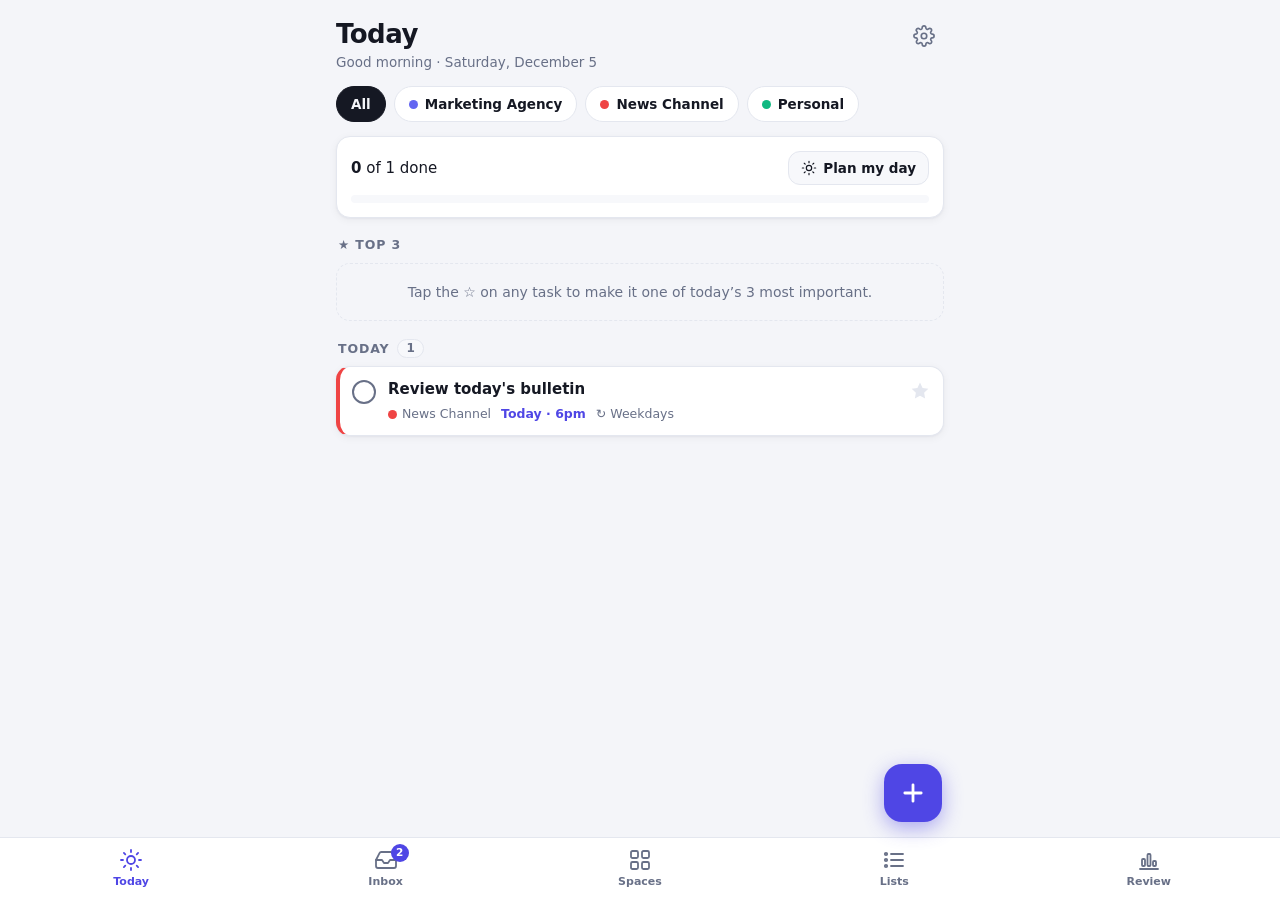
<file: daybook/index.html>
<!doctype html>
<html lang="en">
<head>
  <meta charset="utf-8">
  <meta name="viewport" content="width=device-width, initial-scale=1, viewport-fit=cover">
  <meta name="theme-color" content="#4f46e5">
  <meta name="description" content="Daybook: one planner for all your businesses.">
  <title>Daybook</title>
  <link rel="manifest" href="manifest.webmanifest">
  <link rel="icon" href="icons/icon.svg" type="image/svg+xml">
  <link rel="apple-touch-icon" href="icons/icon-192.png">
  <link rel="stylesheet" href="styles.css">
</head>
<body>
  <main id="view" aria-live="polite"></main>

  <button class="fab" data-action="quick-add" aria-label="Add task">
    <svg viewBox="0 0 24 24" aria-hidden="true"><path d="M12 5v14M5 12h14"/></svg>
  </button>

  <nav class="tabbar" aria-label="Main">
    <button data-action="tab" data-v="today">
      <svg viewBox="0 0 24 24" aria-hidden="true"><circle cx="12" cy="12" r="4"/><path d="M12 2v2M12 20v2M4.9 4.9l1.4 1.4M17.7 17.7l1.4 1.4M2 12h2M20 12h2M4.9 19.1l1.4-1.4M17.7 6.3l1.4-1.4"/></svg>
      <span>Today</span><i class="badge" data-badge="today" hidden></i>
    </button>
    <button data-action="tab" data-v="inbox">
      <svg viewBox="0 0 24 24" aria-hidden="true"><path d="M22 12h-6l-2 3h-4l-2-3H2"/><path d="M5.5 5.1 2 12v6a2 2 0 0 0 2 2h16a2 2 0 0 0 2-2v-6l-3.5-6.9A2 2 0 0 0 16.8 4H7.2a2 2 0 0 0-1.7 1.1z"/></svg>
      <span>Inbox</span><i class="badge" data-badge="inbox" hidden></i>
    </button>
    <button data-action="tab" data-v="spaces">
      <svg viewBox="0 0 24 24" aria-hidden="true"><rect x="3" y="3" width="7" height="7" rx="1.5"/><rect x="14" y="3" width="7" height="7" rx="1.5"/><rect x="3" y="14" width="7" height="7" rx="1.5"/><rect x="14" y="14" width="7" height="7" rx="1.5"/></svg>
      <span>Spaces</span>
    </button>
    <button data-action="tab" data-v="lists">
      <svg viewBox="0 0 24 24" aria-hidden="true"><path d="M9 6h12M9 12h12M9 18h12"/><circle cx="4" cy="6" r="1.2"/><circle cx="4" cy="12" r="1.2"/><circle cx="4" cy="18" r="1.2"/></svg>
      <span>Lists</span>
    </button>
    <button data-action="tab" data-v="review">
      <svg viewBox="0 0 24 24" aria-hidden="true"><path d="M3 21h18"/><rect x="5" y="11" width="3" height="7" rx="1"/><rect x="10.5" y="6" width="3" height="12" rx="1"/><rect x="16" y="13" width="3" height="5" rx="1"/></svg>
      <span>Review</span>
    </button>
  </nav>

  <div id="sheet-root"></div>
  <div id="toast" role="status"></div>

  <script src="app.js"></script>
</body>
</html>
</file>
<file: daybook/styles.css>
/* Daybook: phone-first styles */
:root {
  --bg: #f4f5f9; --card: #ffffff; --card2: #f7f8fb; --text: #151823; --muted: #687087; --line: #e4e7ef;
  --accent: #4f46e5; --accent-2: #818cf8; --accent-soft: #eceefe; --on-accent: #ffffff;
  --danger: #dc2626; --danger-soft: #fdecec; --warn: #a15c07; --warn-soft: #fff4e0; --ok: #059669;
  --p3: #dc2626; --p2: #d97706; --p1: #2563eb;
  --shadow: 0 1px 2px rgba(15, 23, 42, .04), 0 2px 8px rgba(15, 23, 42, .05);
  --radius: 14px;
  color-scheme: light;
}
@media (prefers-color-scheme: dark) {
  :root:not([data-theme="light"]) {
    --bg: #0d0f15; --card: #161922; --card2: #1d212d; --text: #e9ebf3; --muted: #9198ad; --line: #2a2f3e;
    --accent: #8b93ff; --accent-2: #8b93ff; --accent-soft: #23284a; --on-accent: #0d0f1f;
    --danger: #f87171; --danger-soft: #3a1d22; --warn: #fbbf24; --warn-soft: #33290f; --ok: #34d399;
    --p3: #f87171; --p2: #fbbf24; --p1: #60a5fa;
    --shadow: none;
    color-scheme: dark;
  }
}
:root[data-theme="dark"] {
  --bg: #0d0f15; --card: #161922; --card2: #1d212d; --text: #e9ebf3; --muted: #9198ad; --line: #2a2f3e;
  --accent: #8b93ff; --accent-2: #8b93ff; --accent-soft: #23284a; --on-accent: #0d0f1f;
  --danger: #f87171; --danger-soft: #3a1d22; --warn: #fbbf24; --warn-soft: #33290f; --ok: #34d399;
  --p3: #f87171; --p2: #fbbf24; --p1: #60a5fa;
  --shadow: none;
  color-scheme: dark;
}

* { box-sizing: border-box; -webkit-tap-highlight-color: transparent; }
html, body { margin: 0; }
body {
  background: var(--bg); color: var(--text);
  font: 15px/1.45 system-ui, -apple-system, "Segoe UI", Roboto, sans-serif;
  -webkit-font-smoothing: antialiased; overscroll-behavior-y: contain;
}
button { font: inherit; color: inherit; background: none; border: 0; cursor: pointer; padding: 0; }
input, select, textarea { font: inherit; color: var(--text); }
svg { fill: none; stroke: currentColor; stroke-width: 1.8; stroke-linecap: round; stroke-linejoin: round; }

#view {
  max-width: 640px; margin: 0 auto;
  padding: calc(env(safe-area-inset-top) + 14px) 16px calc(160px + env(safe-area-inset-bottom));
}

/* headers */
.vhead { display: flex; align-items: flex-start; justify-content: space-between; gap: 12px; margin: 2px 0 14px; }
.vhead-l { display: flex; align-items: flex-start; gap: 4px; min-width: 0; }
.vhead h1 { font-size: 26px; line-height: 1.15; margin: 4px 0 0; letter-spacing: -.02em; overflow-wrap: anywhere; }
.sub { margin: 3px 0 0; color: var(--muted); font-size: 13.5px; }
.vhead-r { display: flex; gap: 2px; align-items: center; flex: none; }
.icon-btn { width: 40px; height: 40px; border-radius: 12px; display: grid; place-items: center; color: var(--muted); flex: none; }
.icon-btn:active { background: var(--card2); }
.icon-btn svg { width: 22px; height: 22px; }
.back { margin-left: -10px; }

/* chips */
.chips { display: flex; gap: 8px; flex-wrap: wrap; }
.chips.scroll { flex-wrap: nowrap; overflow-x: auto; scrollbar-width: none; margin: 0 -16px 14px; padding: 0 16px; }
.chips.scroll::-webkit-scrollbar { display: none; }
.chip {
  flex: none; display: inline-flex; align-items: center; gap: 7px; height: 36px; padding: 0 14px;
  border-radius: 999px; background: var(--card); border: 1px solid var(--line); font-size: 13.5px; font-weight: 550; white-space: nowrap;
}
.chip.on { background: var(--text); color: var(--bg); border-color: var(--text); }
.dot { width: 9px; height: 9px; border-radius: 50%; display: inline-block; flex: none; }

/* cards & buttons */
.card { background: var(--card); border: 1px solid var(--line); border-radius: var(--radius); padding: 14px; box-shadow: var(--shadow); margin-bottom: 14px; }
.progress .pg-top { display: flex; justify-content: space-between; align-items: center; gap: 10px; margin-bottom: 10px; }
.bar { height: 8px; border-radius: 99px; background: var(--card2); overflow: hidden; }
.bar span { display: block; height: 100%; background: var(--ok); border-radius: 99px; transition: width .3s; }
.btn {
  display: inline-flex; align-items: center; justify-content: center; gap: 6px; min-height: 44px; padding: 0 16px;
  border-radius: 12px; background: var(--card2); border: 1px solid var(--line); font-weight: 600; text-align: center;
}
.btn.small { min-height: 34px; padding: 0 12px; font-size: 13.5px; }
.btn svg { width: 16px; height: 16px; }
.btn.primary { background: var(--accent); color: var(--on-accent); border-color: transparent; }
.btn.danger { color: var(--danger); }
.btn.block { width: 100%; }
.btn.grow { flex: 1; }
.btn.dashed { border-style: dashed; background: transparent; margin-top: 2px; }
.link { color: var(--accent); font-size: 13.5px; font-weight: 600; padding: 4px 0; }
.nudge { display: block; width: 100%; text-align: left; font-weight: 600; background: var(--accent-soft); border-color: transparent; color: var(--accent); }

/* sections & tasks */
.sec { margin: 18px 0; }
.sec-h { display: flex; align-items: center; gap: 8px; margin: 0 2px 8px; width: 100%; text-align: left; }
.sec-h h2 { font-size: 12.5px; text-transform: uppercase; letter-spacing: .07em; color: var(--muted); margin: 0; font-weight: 700; }
.sec-h .link { margin-left: auto; }
.sec.danger .sec-h h2 { color: var(--danger); }
.count { font-size: 12px; color: var(--muted); background: var(--card2); border: 1px solid var(--line); border-radius: 99px; padding: 0 8px; font-weight: 600; }
.list { display: flex; flex-direction: column; gap: 8px; }

.task {
  display: flex; align-items: flex-start; gap: 12px; background: var(--card); border: 1px solid var(--line);
  border-left: 4px solid var(--sc, var(--line)); border-radius: var(--radius); padding: 12px; box-shadow: var(--shadow);
}
.check { flex: none; width: 24px; height: 24px; border-radius: 50%; border: 2px solid var(--muted); margin-top: 1px; position: relative; }
.task.p3 .check { border-color: var(--p3); background: color-mix(in srgb, var(--p3) 12%, transparent); }
.task.p2 .check { border-color: var(--p2); background: color-mix(in srgb, var(--p2) 12%, transparent); }
.task.p1 .check { border-color: var(--p1); }
.task.done .check { background: var(--ok); border-color: var(--ok); }
.task.done .check::after, .check:active::after {
  content: ""; position: absolute; left: 6.5px; top: 2.5px; width: 6px; height: 11px;
  border: solid #fff; border-width: 0 2.5px 2.5px 0; transform: rotate(45deg);
}
.check:active { background: var(--ok); border-color: var(--ok); }
.task.done .title { text-decoration: line-through; color: var(--muted); }
.body { flex: 1; min-width: 0; text-align: left; cursor: pointer; }
.title { font-weight: 560; overflow-wrap: anywhere; }
.meta { display: flex; flex-wrap: wrap; gap: 3px 10px; margin-top: 4px; font-size: 12.5px; color: var(--muted); align-items: center; }
.meta .od { color: var(--danger); font-weight: 650; }
.meta .td { color: var(--accent); font-weight: 600; }
.chip-space { display: inline-flex; align-items: center; gap: 5px; }
.tag { background: var(--card2); border: 1px solid var(--line); border-radius: 6px; padding: 0 6px; }
.tag.doing { background: var(--accent-soft); color: var(--accent); border-color: transparent; }
.star { flex: none; width: 34px; height: 34px; margin: -5px -6px -5px 0; display: grid; place-items: center; color: var(--line); }
.star svg { width: 22px; height: 22px; fill: currentColor; stroke: none; }
.star.on { color: #f59e0b; }
.empty { color: var(--muted); font-size: 14px; padding: 18px 16px; text-align: center; border: 1.5px dashed var(--line); border-radius: var(--radius); }
.empty.small { padding: 10px; font-size: 13px; }
.assign { display: flex; flex-wrap: wrap; gap: 6px; margin-top: 9px; }
.mini {
  font-size: 12px; font-weight: 650; padding: 5px 10px; border-radius: 99px;
  border: 1px solid color-mix(in srgb, var(--c) 45%, var(--line)); color: var(--c);
  background: color-mix(in srgb, var(--c) 9%, transparent);
}
.moves { display: flex; flex-wrap: wrap; gap: 6px; margin-top: 9px; }
.moves button { font-size: 12.5px; font-weight: 600; padding: 6px 10px; border-radius: 8px; background: var(--card2); border: 1px solid var(--line); }

/* spaces */
.space-grid { display: grid; gap: 10px; margin-bottom: 12px; }
.space-card {
  display: block; width: 100%; text-align: left; background: var(--card); border: 1px solid var(--line); border-radius: 16px;
  padding: 14px; box-shadow: var(--shadow); border-top: 4px solid var(--c);
}
.sc-top { display: flex; align-items: center; gap: 10px; }
.sc-icon { width: 38px; height: 38px; border-radius: 11px; display: grid; place-items: center; background: var(--c); color: #fff; font-weight: 750; font-size: 14px; flex: none; }
.sc-name { font-weight: 650; font-size: 16px; flex: 1; min-width: 0; overflow-wrap: anywhere; }
.chev { color: var(--muted); font-size: 24px; line-height: 1; }
.sc-stats { display: flex; flex-wrap: wrap; gap: 4px 14px; margin-top: 10px; font-size: 13px; color: var(--muted); }
.sc-stats b { color: var(--text); }
.sc-stats .od, .sc-stats .od b { color: var(--danger); }
.sc-warn { margin-top: 8px; font-size: 12.5px; color: var(--warn); font-weight: 600; }
.sub-h { font-size: 12.5px; text-transform: uppercase; color: var(--muted); letter-spacing: .07em; margin: 24px 2px 6px; }
.arch { display: flex; align-items: center; gap: 10px; padding: 12px 4px; color: var(--muted); width: 100%; text-align: left; border-bottom: 1px solid var(--line); }

.seg { display: flex; background: var(--card2); border: 1px solid var(--line); border-radius: 12px; padding: 3px; gap: 3px; margin-bottom: 14px; overflow-x: auto; scrollbar-width: none; }
.seg::-webkit-scrollbar { display: none; }
.seg button { flex: 1 0 auto; min-height: 36px; padding: 0 10px; border-radius: 9px; font-size: 13.5px; font-weight: 600; color: var(--muted); white-space: nowrap; }
.seg button.on { background: var(--card); color: var(--text); box-shadow: 0 1px 3px rgba(0,0,0,.08); }
.seg.tight button { padding: 0 6px; font-size: 13px; }

.board { display: flex; gap: 10px; overflow-x: auto; margin: 0 -16px; padding: 0 16px 8px; scroll-snap-type: x mandatory; scrollbar-width: none; }
.board::-webkit-scrollbar { display: none; }
.col { flex: 0 0 86%; scroll-snap-align: start; background: var(--card2); border: 1px solid var(--line); border-radius: 16px; padding: 10px; display: flex; flex-direction: column; gap: 8px; align-self: flex-start; }
.col-h { font-weight: 700; font-size: 12.5px; text-transform: uppercase; letter-spacing: .06em; color: var(--muted); display: flex; gap: 8px; align-items: center; padding: 2px 4px; }

/* review */
.stack { display: flex; height: 14px; border-radius: 99px; overflow: hidden; background: var(--card2); margin: 12px 0 10px; gap: 2px; }
.stack span { display: block; height: 100%; }
.legend { display: flex; flex-wrap: wrap; gap: 6px 14px; font-size: 12.5px; color: var(--muted); }
.legend span { display: inline-flex; align-items: center; gap: 6px; }
.big-num { font-size: 40px; font-weight: 750; letter-spacing: -.03em; line-height: 1; }
.rv-h { display: flex; align-items: center; gap: 10px; font-weight: 650; }
.kpis { display: grid; grid-template-columns: repeat(4, 1fr); gap: 6px; margin-top: 12px; text-align: center; }
.kpi b { display: block; font-size: 20px; font-weight: 700; }
.kpi span { font-size: 11.5px; color: var(--muted); }
.kpi.bad b { color: var(--danger); }
.warn { margin-top: 10px; font-size: 13px; background: var(--warn-soft); color: var(--warn); padding: 8px 10px; border-radius: 10px; font-weight: 560; }
.steps { list-style: none; margin: 0; padding: 0; }
.steps li { display: flex; align-items: center; gap: 12px; padding: 10px 0; border-bottom: 1px solid var(--line); }
.steps li:last-child { border-bottom: 0; }
.steps .n { width: 26px; height: 26px; border-radius: 50%; background: var(--accent-soft); color: var(--accent); font-weight: 700; font-size: 13px; display: grid; place-items: center; flex: none; }
.steps .n.ok { background: var(--ok); color: #fff; }
.steps .s { flex: 1; }
.muted { color: var(--muted); }
.small { font-size: 13px; }

/* tab bar & fab */
.tabbar {
  position: fixed; left: 0; right: 0; bottom: 0; z-index: 20; display: flex; justify-content: space-around;
  background: color-mix(in srgb, var(--card) 94%, transparent); backdrop-filter: blur(14px); -webkit-backdrop-filter: blur(14px);
  border-top: 1px solid var(--line); padding: 6px 4px calc(6px + env(safe-area-inset-bottom));
}
.tabbar button { flex: 1; max-width: 120px; display: flex; flex-direction: column; align-items: center; gap: 2px; font-size: 11px; font-weight: 600; color: var(--muted); padding: 4px 0; position: relative; }
.tabbar svg { width: 24px; height: 24px; }
.tabbar button.active { color: var(--accent); }
.badge {
  position: absolute; top: 0; left: calc(50% + 5px); min-width: 18px; height: 18px; border-radius: 9px; background: var(--danger);
  color: #fff; font-size: 10.5px; font-style: normal; font-weight: 700; display: grid; place-items: center; padding: 0 5px;
}
.badge.soft { background: var(--accent); color: var(--on-accent); }
.badge[hidden] { display: none; }
.fab {
  position: fixed; right: max(18px, calc(50% - 302px)); bottom: calc(78px + env(safe-area-inset-bottom)); z-index: 21;
  width: 58px; height: 58px; border-radius: 18px; background: var(--accent); color: var(--on-accent); display: grid; place-items: center;
  box-shadow: 0 6px 20px color-mix(in srgb, var(--accent) 45%, transparent);
}
.fab svg { width: 28px; height: 28px; stroke-width: 2.4; }
.fab:active { transform: scale(.95); }

/* bottom sheet */
#sheet-root { position: fixed; inset: 0; z-index: 50; display: none; }
#sheet-root.open { display: block; }
.backdrop { position: absolute; inset: 0; background: rgba(8, 10, 18, .5); animation: fade .2s; }
.sheet {
  position: absolute; left: 0; right: 0; bottom: 0; max-width: 640px; margin: 0 auto; max-height: 92vh; max-height: 92dvh;
  display: flex; flex-direction: column; background: var(--card); border-radius: 20px 20px 0 0;
  animation: up .24s cubic-bezier(.2, .8, .2, 1); padding-bottom: env(safe-area-inset-bottom);
}
.sheet::before { content: ""; display: block; width: 40px; height: 4px; border-radius: 4px; background: var(--line); margin: 8px auto 0; }
.sheet-h { display: flex; align-items: center; justify-content: space-between; gap: 8px; padding: 6px 10px 4px 16px; }
.sheet-h h3 { margin: 0; font-size: 18px; }
.sheet-b { overflow-y: auto; padding: 6px 16px 16px; flex: 1; overscroll-behavior: contain; }
.sheet-f { padding: 12px 16px; border-top: 1px solid var(--line); display: flex; gap: 8px; }
.sheet-b h4 { margin: 18px 0 8px; font-size: 12px; text-transform: uppercase; letter-spacing: .07em; color: var(--muted); }
@keyframes up { from { transform: translateY(100%); } }
@keyframes fade { from { opacity: 0; } }

/* form fields */
.fld { display: flex; flex-direction: column; gap: 6px; margin-bottom: 14px; min-width: 0; }
.fld > span { font-size: 12.5px; font-weight: 600; color: var(--muted); }
.inp, .fld input, .fld select, .fld textarea {
  width: 100%; min-height: 46px; padding: 10px 12px; border-radius: 12px; border: 1px solid var(--line);
  background: var(--card2); outline: none; -webkit-appearance: none; appearance: none;
}
.fld select { background-image: linear-gradient(45deg, transparent 50%, var(--muted) 50%), linear-gradient(135deg, var(--muted) 50%, transparent 50%); background-position: calc(100% - 18px) 50%, calc(100% - 13px) 50%; background-size: 5px 5px; background-repeat: no-repeat; padding-right: 30px; }
.inp:focus, .fld input:focus, .fld select:focus, .fld textarea:focus { border-color: var(--accent); }
.grid2 { display: grid; grid-template-columns: 1fr 1fr; gap: 0 10px; }
.title-in { font-size: 19px; font-weight: 650; width: 100%; border: 0; border-bottom: 1px solid var(--line); background: transparent; padding: 6px 0 10px; margin-bottom: 14px; outline: none; resize: none; field-sizing: content; min-height: 44px; }
textarea.notes { min-height: 96px; field-sizing: content; resize: vertical; }
.quick { display: flex; gap: 6px; flex-wrap: wrap; margin: -6px 0 14px; }
.quick button { font-size: 12.5px; font-weight: 600; padding: 6px 10px; border-radius: 99px; background: var(--card2); border: 1px solid var(--line); }
.toggles { display: flex; gap: 8px; margin-bottom: 14px; }
.tgl { flex: 1; min-height: 44px; border-radius: 12px; border: 1px solid var(--line); background: var(--card2); font-weight: 600; font-size: 14px; color: var(--muted); }
.tgl.on { background: var(--accent-soft); color: var(--accent); border-color: transparent; }
.check-row { display: flex; gap: 10px; align-items: center; padding: 8px 0; font-weight: 520; }
.check-row input { width: 20px; height: 20px; accent-color: var(--accent); margin: 0; }
.meta-info { font-size: 12px; color: var(--muted); margin-top: 6px; }

.subs { margin-bottom: 14px; }
.subrow { display: flex; align-items: center; gap: 10px; border-bottom: 1px solid var(--line); }
.subrow .sc { width: 22px; height: 22px; border-radius: 7px; border: 2px solid var(--muted); flex: none; display: grid; place-items: center; color: #fff; }
.subrow .sc svg { width: 14px; height: 14px; stroke-width: 3; }
.subrow.done .sc { background: var(--ok); border-color: var(--ok); }
.subrow input { flex: 1; min-width: 0; border: 0; background: transparent; min-height: 42px; outline: none; }
.subrow.done input { text-decoration: line-through; color: var(--muted); }
.subrow .x { color: var(--muted); width: 34px; height: 34px; font-size: 18px; }
.subrow.new .sc { border-style: dashed; }

/* quick add */
.qa-row { display: flex; gap: 8px; }
.qa-row .inp { flex: 1; min-height: 52px; font-size: 16px; }
.mic { flex: none; width: 52px; height: 52px; border-radius: 12px; background: var(--card2); border: 1px solid var(--line); display: grid; place-items: center; color: var(--muted); }
.mic svg { width: 22px; height: 22px; }
.mic.rec { background: var(--danger); color: #fff; border-color: transparent; animation: pulse 1.2s infinite; }
@keyframes pulse { 50% { opacity: .65; } }
.preview { display: flex; flex-wrap: wrap; gap: 6px; min-height: 28px; margin: 10px 0 6px; }
.pv { font-size: 12.5px; font-weight: 600; padding: 4px 10px; border-radius: 99px; background: var(--accent-soft); color: var(--accent); }
.hint { font-size: 12.5px; color: var(--muted); margin: 4px 0 12px; }
.hint code { background: var(--card2); border: 1px solid var(--line); padding: 0 5px; border-radius: 5px; font-size: 12px; }
.pick-space { margin-bottom: 8px; }
.pick-space .chip { height: 34px; }

/* plan sheet */
.pick { display: flex; width: 100%; align-items: center; gap: 12px; text-align: left; padding: 10px 12px; border-radius: 12px; border: 1px solid var(--line); margin-bottom: 6px; background: var(--card); }
.pick .pk { width: 28px; height: 28px; border-radius: 50%; display: grid; place-items: center; background: var(--card2); font-weight: 700; flex: none; color: var(--accent); }
.pick.on { border-color: var(--accent); background: var(--accent-soft); }
.pick.on .pk { background: var(--accent); color: var(--on-accent); }
.pick .pt { min-width: 0; overflow-wrap: anywhere; }
.pick small { display: block; color: var(--muted); font-size: 12px; }

/* settings */
.swatches { display: flex; flex-wrap: wrap; gap: 10px; }
.sw { width: 38px; height: 38px; border-radius: 50%; border: 3px solid transparent; box-shadow: inset 0 0 0 3px var(--card); }
.sw.on { border-color: var(--text); }
.set-row { display: flex; align-items: center; gap: 10px; padding: 12px 0; border-bottom: 1px solid var(--line); }
.set-row .grow { flex: 1; min-width: 0; }
.btn-row { display: flex; gap: 8px; flex-wrap: wrap; }

/* toast */
#toast {
  position: fixed; left: 50%; bottom: calc(150px + env(safe-area-inset-bottom)); transform: translate(-50%, 16px); opacity: 0; pointer-events: none;
  background: var(--text); color: var(--bg); padding: 10px 12px 10px 16px; border-radius: 12px; display: flex; gap: 16px; align-items: center;
  font-size: 14px; font-weight: 560; transition: opacity .2s, transform .2s; z-index: 60; width: max-content; max-width: calc(100% - 32px);
  box-shadow: 0 8px 24px rgba(0, 0, 0, .22);
}
#toast.show { opacity: 1; transform: translate(-50%, 0); pointer-events: auto; }
#toast button { color: var(--accent-2); font-weight: 750; padding: 4px; }
:root[data-theme="dark"] #toast button { color: #4f46e5; }
@media (prefers-color-scheme: dark) { :root:not([data-theme="light"]) #toast button { color: #4f46e5; } }

@media (prefers-reduced-motion: reduce) { *, *::before { animation: none !important; transition: none !important; } }
</file>
